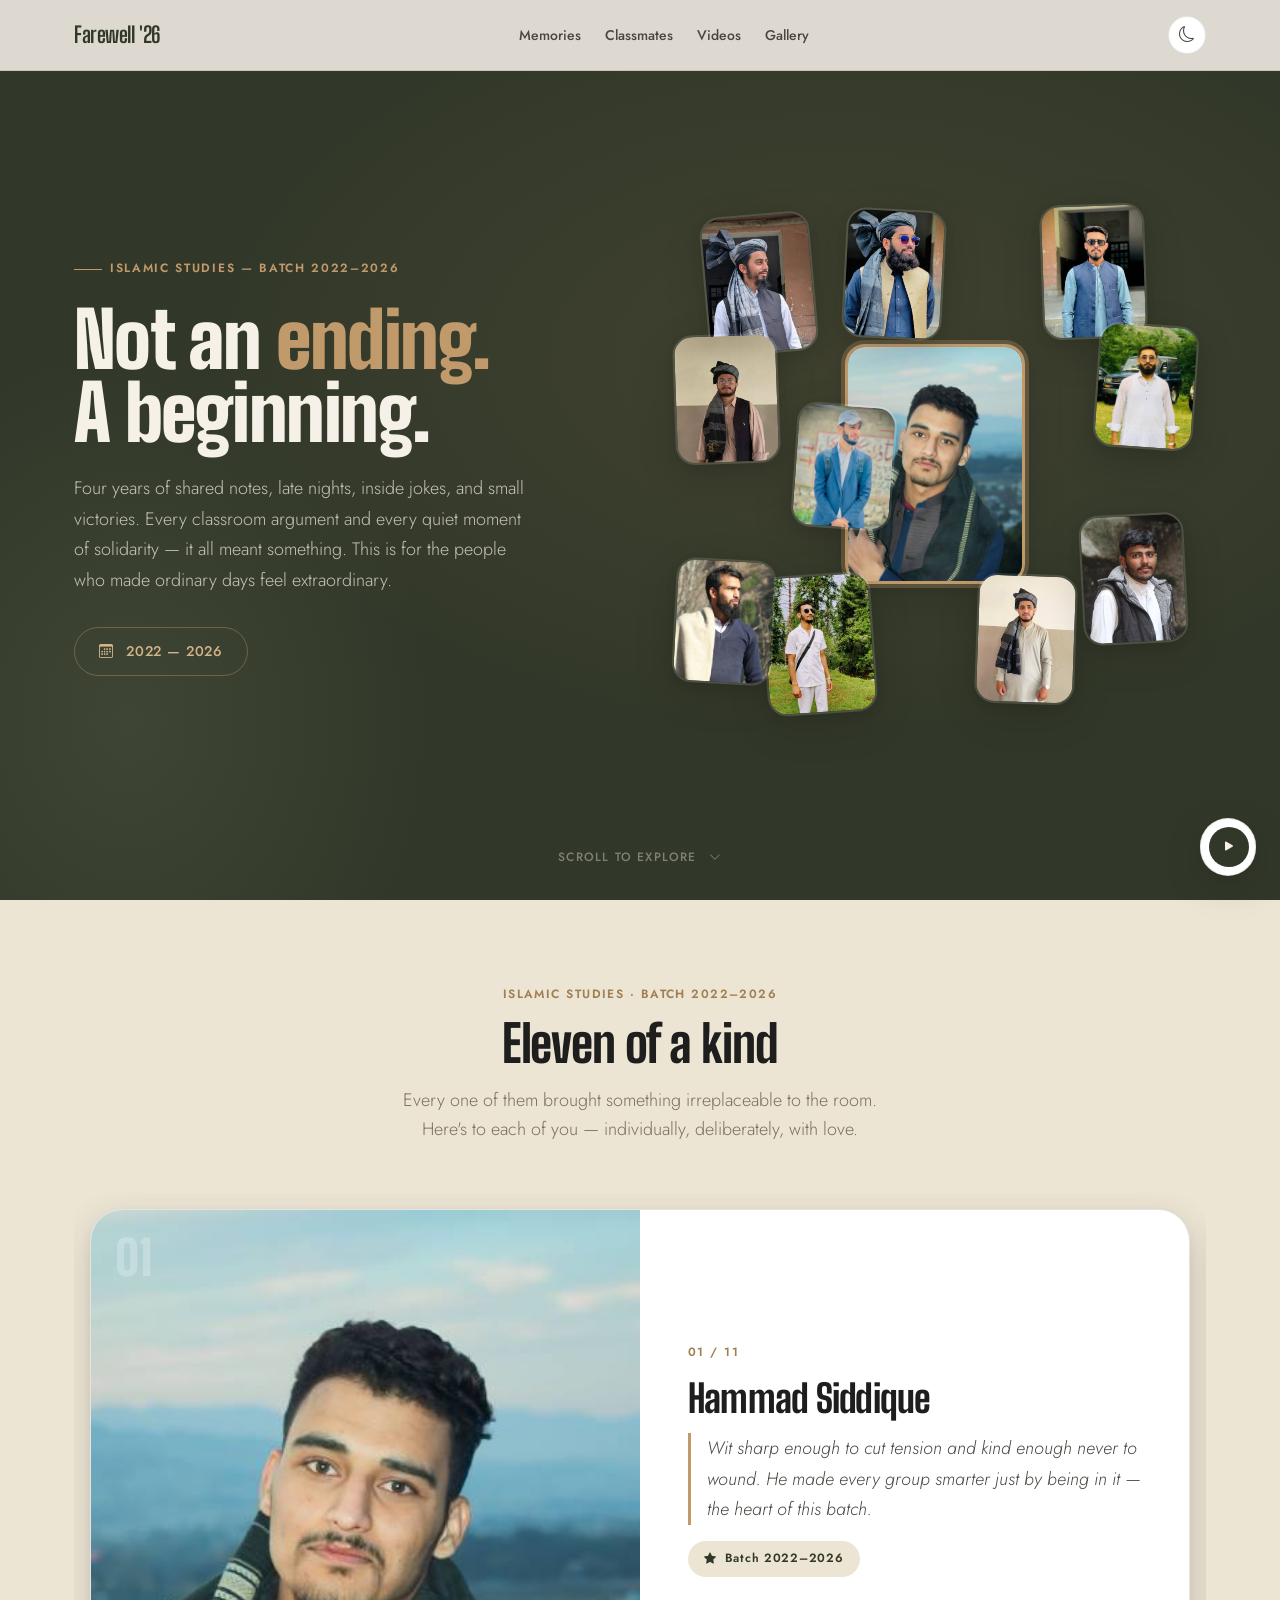
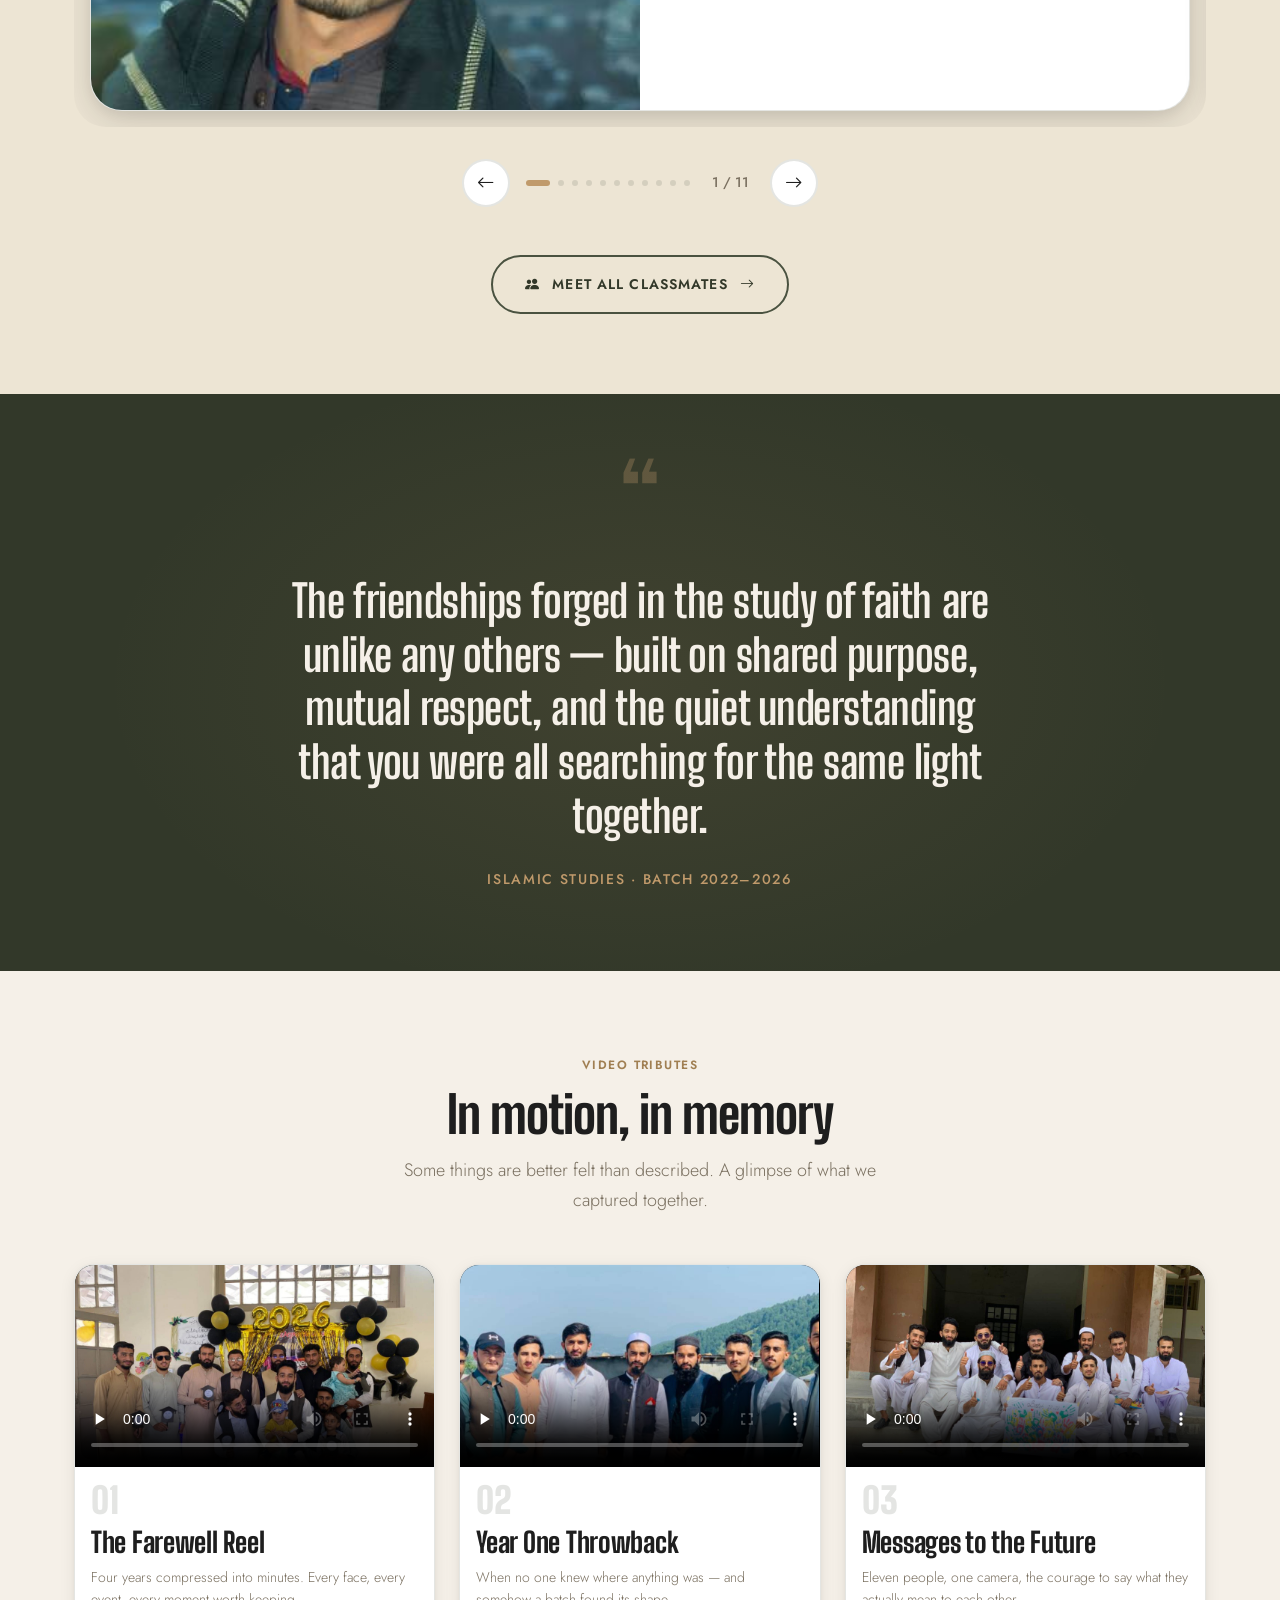
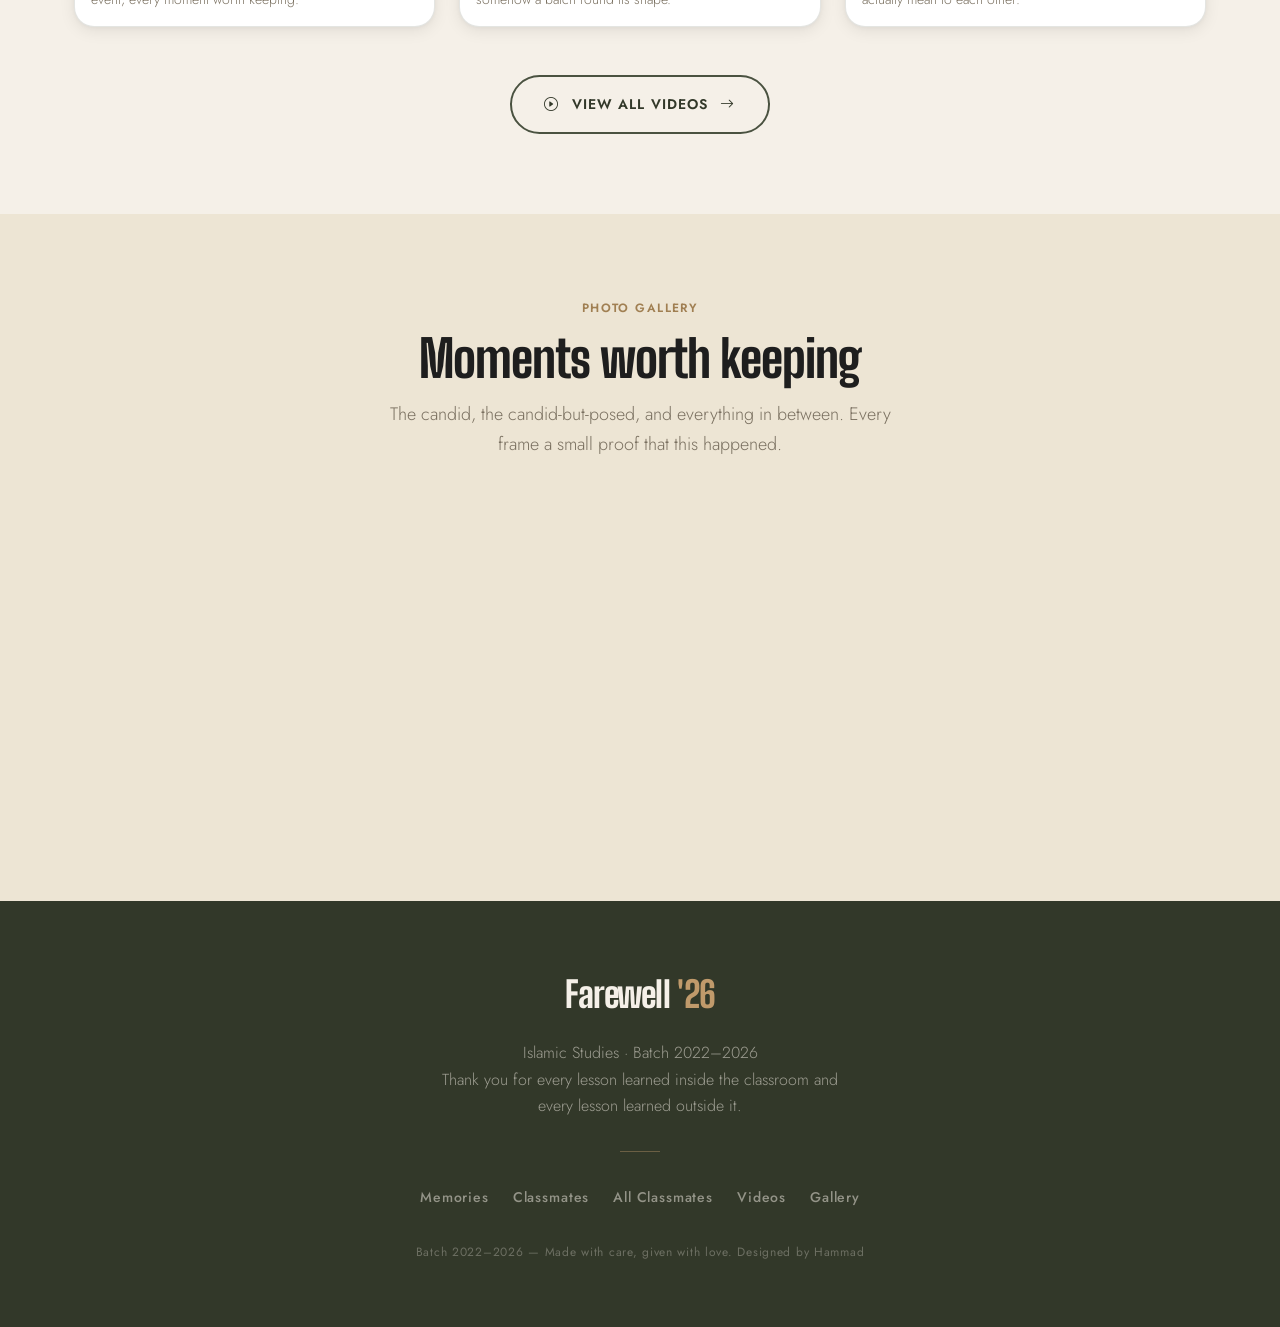
<file: index.html>
<!DOCTYPE html>
<html lang="en" data-theme="light">

<head>
  <meta charset="UTF-8" />
  <meta name="viewport" content="width=device-width, initial-scale=1.0" />
  <title>Farewell — Islamic Studies Batch 2022–2026</title>
  <meta name="description" content="A farewell tribute to the Islamic Studies batch of 2022–2026." />
  <link rel="preconnect" href="https://fonts.googleapis.com" />
  <link rel="preconnect" href="https://fonts.gstatic.com" crossorigin />
  <link
    href="https://fonts.googleapis.com/css2?family=Big+Shoulders+Display:wght@400;600;700;800;900&family=Jost:ital,wght@0,300;0,400;0,500;0,600;1,300&display=swap"
    rel="stylesheet" />
  <link rel="stylesheet" href="https://cdn.jsdelivr.net/npm/bootstrap-icons@1.11.3/font/bootstrap-icons.min.css" />
  <link rel="stylesheet" href="css/style.css" />
</head>

<body>

  <!-- NAVIGATION -->
  <nav class="nav" role="navigation" aria-label="Main navigation">
    <div class="container nav-inner">
      <a href="index.html" class="nav-brand">Farewell '26</a>
      <ul class="nav-links">
        <li><a href="#memories">Memories</a></li>
        <li><a href="#classmates">Classmates</a></li>
        <li><a href="#videos">Videos</a></li>
        <li><a href="#gallery">Gallery</a></li>
      </ul>
      <div class="nav-actions">
        <button class="btn-icon" id="theme-toggle" aria-label="Toggle light/dark mode"><i
            class="bi bi-moon"></i></button>
        <button class="btn-icon nav-hamburger" id="nav-hamburger" aria-label="Open menu"><i
            class="bi bi-list"></i></button>
      </div>
    </div>
  </nav>

  <nav class="mobile-menu" id="mobile-menu" aria-label="Mobile navigation">
    <a href="#memories">Memories</a>
    <a href="#classmates">Classmates</a>
    <a href="#videos">Videos</a>
    <a href="#gallery">Gallery</a>
  </nav>

  <!-- HERO -->
  <section class="hero" id="memories" aria-label="Hero section">
    <div class="container hero-inner">
      <div class="hero-text">
        <span class="hero-eyebrow">Islamic Studies &mdash; Batch 2022&ndash;2026</span>
        <h1 class="hero-heading">
          Not an <em>ending.</em><br>A&nbsp;beginning.
        </h1>
        <p class="hero-body">
          Four years of shared notes, late nights, inside jokes, and small victories.
          Every classroom argument and every quiet moment of solidarity — it all meant something.
          This is for the people who made ordinary days feel extraordinary.
        </p>
        <span class="hero-year-badge">
          <i class="bi bi-calendar3"></i>
          2022 &mdash; 2026
        </span>
      </div>

      <!-- 11 photos: Hammad center + 10 surrounding -->
      <div class="hero-photos" aria-hidden="true">
        <!-- CENTER: Hammad Siddique -->
        <div class="hero-photo hero-photo--center">
          <img src="images/hammad-siddique.jpg" alt="Hammad Siddique" />
          <span class="hero-photo--center-label">Hammad Siddique</span>
        </div>
        <!-- 10 surrounding classmates -->
        <div class="hero-photo hero-photo--1"><img src="images/mudasir-shabbir.jpg" alt="Mudasir Shabbir" /></div>
        <div class="hero-photo hero-photo--2"><img src="images/zakaria-hashmi.jpg" alt="Zakaria Hashmi" /></div>
        <div class="hero-photo hero-photo--3"><img src="images/usman-rehman.jpg" alt="Usman Rehman" /></div>
        <div class="hero-photo hero-photo--4"><img src="images/malik-ehtesham.jpg" alt="Malik Ehtesham" /></div>
        <div class="hero-photo hero-photo--5"><img src="images/usama-zahoor.jpg" alt="Usama Zahoor" /></div>
        <div class="hero-photo hero-photo--6"><img src="images/abdul-nafay.jpg" alt="Abdul Nafay" /></div>
        <div class="hero-photo hero-photo--7"><img src="images/muhammad-zubair.jpg" alt="Muhammad Zubair" /></div>
        <div class="hero-photo hero-photo--8"><img src="images/ibrahim.jpeg" alt="Ibrahim" /></div>
        <div class="hero-photo hero-photo--9"><img src="images/imran-khan.jpg" alt="Imran Khan" /></div>
        <div class="hero-photo hero-photo--10"><img src="images/danial-ahmad.jpg" alt="Danial Ahmad" /></div>
      </div>
    </div>
    <div class="hero-scroll-hint" aria-hidden="true">
      <span>Scroll to explore</span>
      <i class="bi bi-chevron-down"></i>
    </div>
  </section>

  <!-- CLASSMATES CAROUSEL -->
  <section class="section classmates-section" id="classmates" aria-label="Classmates">
    <div class="container">
      <div class="section-header section-header--center reveal">
        <span class="label">Islamic Studies · Batch 2022–2026</span>
        <h2 class="section-title">Eleven of a kind</h2>
        <p class="section-subtitle">Every one of them brought something irreplaceable to the room. Here's to each of you
          — individually, deliberately, with love.</p>
      </div>

      <div class="carousel-wrapper reveal">
        <div class="carousel-track-outer" role="region" aria-label="Classmates carousel" aria-live="polite">
          <div class="carousel-track">

            <!-- SLIDE 1: Hammad Siddique -->
            <div class="classmate-slide" role="group" aria-label="Slide 1 of 11: Hammad Siddique">
              <div class="classmate-card">
                <div class="classmate-card-photo">
                  <span class="classmate-number" aria-hidden="true">01</span>
                  <img src="images/hammad-siddique.jpg" alt="Hammad Siddique" />
                </div>
                <div class="classmate-card-info">
                  <span class="classmate-index">01 / 11</span>
                  <h3 class="classmate-name">Hammad Siddique</h3>
                  <p class="classmate-tribute">Wit sharp enough to cut tension and kind enough never to wound. He made
                    every group smarter just by being in it — the heart of this batch.</p>
                  <span class="classmate-tag"><i class="bi bi-star-fill"></i> Batch 2022–2026</span>
                </div>
              </div>
            </div>

            <!-- SLIDE 2: Mudasir Shabbir -->
            <div class="classmate-slide" role="group" aria-label="Slide 2 of 11: Mudasir Shabbir">
              <div class="classmate-card">
                <div class="classmate-card-photo">
                  <span class="classmate-number" aria-hidden="true">02</span>
                  <img src="images/mudasir-shabbir.jpeg" alt="Mudasir Shabbir" />
                </div>
                <div class="classmate-card-info">
                  <span class="classmate-index">02 / 11</span>
                  <h3 class="classmate-name">Mudasir Shabbir</h3>
                  <p class="classmate-tribute">The one who always had a plan — and somehow made everyone else feel
                    included in it. A mind that never stopped moving, a heart that never left anyone behind.</p>
                  <span class="classmate-tag"><i class="bi bi-star-fill"></i> Batch 2022–2026</span>
                </div>
              </div>
            </div>

            <!-- SLIDE 3: Zakaria Hashmi -->
            <div class="classmate-slide" role="group" aria-label="Slide 3 of 11: Zakaria Hashmi">
              <div class="classmate-card">
                <div class="classmate-card-photo">
                  <span class="classmate-number" aria-hidden="true">03</span>
                  <img src="images/zakaria-hashmi.jpeg" alt="Zakaria Hashmi" />
                </div>
                <div class="classmate-card-info">
                  <span class="classmate-index">03 / 11</span>
                  <h3 class="classmate-name">Zakaria Hashmi</h3>
                  <p class="classmate-tribute">Depth behind every word, warmth in every room he entered. The kind of
                    friend you turn to when you need to think, or when you just need company.</p>
                  <span class="classmate-tag"><i class="bi bi-star-fill"></i> Batch 2022–2026</span>
                </div>
              </div>
            </div>

            <!-- SLIDE 4: Usman Rehman -->
            <div class="classmate-slide" role="group" aria-label="Slide 4 of 11: Usman Rehman">
              <div class="classmate-card">
                <div class="classmate-card-photo">
                  <span class="classmate-number" aria-hidden="true">04</span>
                  <img src="images/usman-rehman.jpeg" alt="Usman Rehman" />
                </div>
                <div class="classmate-card-info">
                  <span class="classmate-index">04 / 11</span>
                  <h3 class="classmate-name">Usman Rehman</h3>
                  <p class="classmate-tribute">Big energy, bigger heart. He never let the mood fall flat and never let a
                    friend walk home without a story that made the walk shorter.</p>
                  <span class="classmate-tag"><i class="bi bi-star-fill"></i> Batch 2022–2026</span>
                </div>
              </div>
            </div>

            <!-- SLIDE 5: Malik Ehtesham -->
            <div class="classmate-slide" role="group" aria-label="Slide 5 of 11: Malik Ehtesham">
              <div class="classmate-card">
                <div class="classmate-card-photo">
                  <span class="classmate-number" aria-hidden="true">05</span>
                  <img src="images/malik-ehtesham.jpeg" alt="Malik Ehtesham" />
                </div>
                <div class="classmate-card-info">
                  <span class="classmate-index">05 / 11</span>
                  <h3 class="classmate-name">Malik Ehtesham</h3>
                  <p class="classmate-tribute">The one who asked the question no one else dared to ask — and was always
                    right to ask it. Integrity dressed in good humour.</p>
                  <span class="classmate-tag"><i class="bi bi-star-fill"></i> Batch 2022–2026</span>
                </div>
              </div>
            </div>

            <!-- SLIDE 6: Usama Zahoor -->
            <div class="classmate-slide" role="group" aria-label="Slide 6 of 11: Usama Zahoor">
              <div class="classmate-card">
                <div class="classmate-card-photo">
                  <span class="classmate-number" aria-hidden="true">06</span>
                  <img src="images/usama-zahoor.jpeg" alt="Usama Zahoor" />
                </div>
                <div class="classmate-card-info">
                  <span class="classmate-index">06 / 11</span>
                  <h3 class="classmate-name">Usama Zahoor</h3>
                  <p class="classmate-tribute">Genuine, grounded, and somehow always the first one to show up. His
                    reliability was a gift that most people only notice when it's gone.</p>
                  <span class="classmate-tag"><i class="bi bi-star-fill"></i> Batch 2022–2026</span>
                </div>
              </div>
            </div>

            <!-- SLIDE 7: Abdul Nafay -->
            <div class="classmate-slide" role="group" aria-label="Slide 7 of 11: Abdul Nafay">
              <div class="classmate-card">
                <div class="classmate-card-photo">
                  <span class="classmate-number" aria-hidden="true">07</span>
                  <img src="images/abdul-nafay.jpeg" alt="Abdul Nafay" />
                </div>
                <div class="classmate-card-info">
                  <span class="classmate-index">07 / 11</span>
                  <h3 class="classmate-name">Abdul Nafay</h3>
                  <p class="classmate-tribute">Thoughtful, principled, and quietly hilarious. The conversations with him
                    always ended with everyone thinking a little more deeply than before.</p>
                  <span class="classmate-tag"><i class="bi bi-star-fill"></i> Batch 2022–2026</span>
                </div>
              </div>
            </div>

            <!-- SLIDE 8: Muhammad Zubair -->
            <div class="classmate-slide" role="group" aria-label="Slide 8 of 11: Muhammad Zubair">
              <div class="classmate-card">
                <div class="classmate-card-photo">
                  <span class="classmate-number" aria-hidden="true">08</span>
                  <img src="images/muhammad-zubair.jpeg" alt="Muhammad Zubair" />
                </div>
                <div class="classmate-card-info">
                  <span class="classmate-index">08 / 11</span>
                  <h3 class="classmate-name">Muhammad Zubair</h3>
                  <p class="classmate-tribute">Creative, candid, and always a few steps ahead of the moment. He had a
                    way of making even the most ordinary afternoon feel like a scene worth keeping.</p>
                  <span class="classmate-tag"><i class="bi bi-star-fill"></i> Batch 2022–2026</span>
                </div>
              </div>
            </div>

            <!-- SLIDE 9: Ibrahim -->
            <div class="classmate-slide" role="group" aria-label="Slide 9 of 11: Ibrahim">
              <div class="classmate-card">
                <div class="classmate-card-photo">
                  <span class="classmate-number" aria-hidden="true">09</span>
                  <img src="images/ibrahim1.jpeg" alt="Ibrahim" />
                </div>
                <div class="classmate-card-info">
                  <span class="classmate-index">09 / 11</span>
                  <h3 class="classmate-name">Ibrahim</h3>
                  <p class="classmate-tribute">Passionate, curious, and always a reminder that enthusiasm is never
                    wasted on the right things. Last in the alphabet but first in many memories.</p>
                  <span class="classmate-tag"><i class="bi bi-star-fill"></i> Batch 2022–2026</span>
                </div>
              </div>
            </div>

            <!-- SLIDE 10: Imran Khan -->
            <div class="classmate-slide" role="group" aria-label="Slide 10 of 11: Imran Khan">
              <div class="classmate-card">
                <div class="classmate-card-photo">
                  <span class="classmate-number" aria-hidden="true">10</span>
                  <img src="images/imran-khan1.jpeg" alt="Imran Khan" />
                </div>
                <div class="classmate-card-info">
                  <span class="classmate-index">10 / 11</span>
                  <h3 class="classmate-name">Imran Khan</h3>
                  <p class="classmate-tribute">Calm in every storm, sharp in every silence. The kind of steady presence
                    that reminded everyone there was always a way through.</p>
                  <span class="classmate-tag"><i class="bi bi-star-fill"></i> Batch 2022–2026</span>
                </div>
              </div>
            </div>

            <!-- SLIDE 11: Danial Ahmad -->
            <div class="classmate-slide" role="group" aria-label="Slide 11 of 11: Danial Ahmad">
              <div class="classmate-card">
                <div class="classmate-card-photo">
                  <span class="classmate-number" aria-hidden="true">11</span>
                  <img src="images/danial-ahmad.jpeg" alt="Danial Ahmad" />
                </div>
                <div class="classmate-card-info">
                  <span class="classmate-index">11 / 11</span>
                  <h3 class="classmate-name">Danial Ahmad</h3>
                  <p class="classmate-tribute">The anchor. Even on the worst days, his presence reminded you that good
                    people exist and that loyalty isn't complicated when it's real.</p>
                  <span class="classmate-tag"><i class="bi bi-star-fill"></i> Batch 2022–2026</span>
                </div>
              </div>
            </div>

          </div><!-- /.carousel-track -->
        </div>
        <div class="carousel-controls">
          <button class="carousel-btn" id="carousel-prev" aria-label="Previous"><i
              class="bi bi-arrow-left"></i></button>
          <div class="carousel-dots" role="tablist" aria-label="Slide indicators"></div>
          <span class="carousel-counter" aria-live="polite">1 / 11</span>
          <button class="carousel-btn" id="carousel-next" aria-label="Next"><i class="bi bi-arrow-right"></i></button>
        </div>
      </div>

      <!-- View All Classmates Button -->
      <div class="view-all-wrap reveal">
        <a href="classmates.html" class="btn-view-all">
          <i class="bi bi-people-fill"></i>
          Meet All Classmates
          <i class="bi bi-arrow-right"></i>
        </a>
      </div>
    </div>
  </section>

  <!-- QUOTE DIVIDER -->
  <div class="quote-section" aria-label="Farewell quote">
    <div class="container">
      <span class="quote-mark" aria-hidden="true">&ldquo;</span>
      <p class="quote-text reveal">
        The friendships forged in the study of faith are unlike any others —
        built on shared purpose, mutual respect, and the quiet understanding
        that you were all searching for the same light together.
      </p>
      <p class="quote-attribution reveal">Islamic Studies · Batch 2022–2026</p>
    </div>
  </div>

  <!-- VIDEO PREVIEW SECTION -->
  <section class="section videos-preview-section" id="videos" aria-label="Video tributes preview">
    <div class="container">
      <div class="section-header section-header--center reveal">
        <span class="label">Video Tributes</span>
        <h2 class="section-title">In motion, in memory</h2>
        <p class="section-subtitle">Some things are better felt than described. A glimpse of what we captured together.
        </p>
      </div>

      <div class="video-preview-grid reveal-stagger">

        <div class="video-full-card">
          <div class="video-full-thumb">
            <video controls preload="none" poster="images/thumb1.jpg">
              <source src="videos/video1.mp4" type="video/mp4" />
            </video>
          </div>
          <div class="video-full-info">
            <div class="video-full-number">01</div>
            <h3 class="video-full-title">The Farewell Reel</h3>
            <p class="video-full-desc">Four years compressed into minutes. Every face, every event, every moment worth
              keeping.</p>
          </div>
        </div>

        <!-- VIDEO 2 -->
        <div class="video-full-card">
          <div class="video-full-thumb">
            <video controls preload="none" poster="images/thumb2.jpg">
              <source src="videos/video2.mp4" type="video/mp4" />
            </video>
          </div>
          <div class="video-full-info">
            <div class="video-full-number">02</div>
            <h3 class="video-full-title">Year One Throwback</h3>
            <p class="video-full-desc">When no one knew where anything was — and somehow a batch found its shape.</p>
          </div>
        </div>

        <!-- VIDEO 3 -->
        <div class="video-full-card">
          <div class="video-full-thumb">
            <video controls preload="none" poster="images/thumb3.jpg">
              <source src="videos/video3.mp4" type="video/mp4" />
            </video>
          </div>
          <div class="video-full-info">
            <div class="video-full-number">03</div>
            <h3 class="video-full-title">Messages to the Future</h3>
            <p class="video-full-desc">Eleven people, one camera, the courage to say what they actually mean to each
              other.</p>
          </div>
        </div>



      </div>
      <div class="view-all-wrap reveal">
        <a href="videos.html" class="btn-view-all">
          <i class="bi bi-play-circle"></i>
          View All Videos
          <i class="bi bi-arrow-right"></i>
        </a>
      </div>
  </section>

  <!-- GALLERY PREVIEW SECTION -->
  <section class="section" id="gallery" aria-label="Gallery preview" style="background: var(--bg-surface-alt);">
    <div class="container">
      <div class="section-header section-header--center reveal">
        <span class="label">Photo Gallery</span>
        <h2 class="section-title">Moments worth keeping</h2>
        <p class="section-subtitle">The candid, the candid-but-posed, and everything in between. Every frame a small
          proof that this happened.</p>
      </div>

      <div class="gallery-preview-grid reveal-stagger">
        <div class="gallery-preview-item">
          <img src="images/gallery1.jpg" alt="Together" loading="lazy" />
          <div class="gallery-preview-overlay"><span class="gallery-caption">Together</span></div>
          <div class="gallery-placeholder"><i class="bi bi-image"></i><span>gallery1.jpg</span></div>
        </div>
        <div class="gallery-preview-item">
          <img src="images/gallery2.jpg" alt="The classroom we called home" loading="lazy" />
          <div class="gallery-preview-overlay"><span class="gallery-caption">The classroom we called home</span></div>
          <div class="gallery-placeholder"><i class="bi bi-image"></i><span>gallery2.jpg</span></div>
        </div>
        <div class="gallery-preview-item">
          <img src="images/gallery3.jpg" alt="One of many afternoons" loading="lazy" />
          <div class="gallery-preview-overlay"><span class="gallery-caption">One of many afternoons</span></div>
          <div class="gallery-placeholder"><i class="bi bi-image"></i><span>gallery3.jpg</span></div>
        </div>
        <!-- 4th item only shows on wider screens -->
        <div class="gallery-preview-item" style="display:none" aria-hidden="true">
          <img src="images/gallery4.jpg" alt="Celebration" loading="lazy" />
          <div class="gallery-placeholder"><i class="bi bi-image"></i><span>gallery4.jpg</span></div>
        </div>
      </div>

      <div class="view-all-wrap reveal">
        <a href="gallery.html" class="btn-view-all">
          <i class="bi bi-images"></i>
          View Full Gallery
          <i class="bi bi-arrow-right"></i>
        </a>
      </div>
    </div>
  </section>

  <!-- FOOTER -->
  <footer class="footer" aria-label="Site footer">
    <div class="container">
      <p class="footer-brand">Farewell <span>'26</span></p>
      <p class="footer-tagline">Islamic Studies · Batch 2022–2026<br>Thank you for every lesson learned inside the
        classroom and every lesson learned outside it.</p>
      <div class="footer-divider" aria-hidden="true"></div>
      <ul class="footer-nav">
        <li><a href="#memories">Memories</a></li>
        <li><a href="#classmates">Classmates</a></li>
        <li><a href="classmates.html">All Classmates</a></li>
        <li><a href="videos.html">Videos</a></li>
        <li><a href="gallery.html">Gallery</a></li>
      </ul>
      <p class="footer-copy">Batch 2022–2026 &mdash; Made with care, given with love. Designed by Hammad</p>
    </div>
  </footer>

  <!-- AUDIO PLAYER -->
  <div class="audio-player" id="audio-player" role="region" aria-label="Background music player">
    <button class="audio-play-btn" id="audio-play" aria-label="Play or pause background music"><i
        class="bi bi-play-fill"></i></button>
    <div class="audio-info">
      <span class="audio-title" id="audio-title">Our Song</span>
      <span class="audio-status" id="audio-status">Click to play</span>
    </div>
    <button class="audio-mute-btn" id="audio-mute" aria-label="Toggle mute"><i class="bi bi-volume-up"></i></button>
  </div>
  <audio id="bg-audio" loop>
    <source src="audio/background.mp3" type="audio/mpeg" />
  </audio>

  <script src="js/script.js"></script>
</body>

</html>
</file>
<file: css/style.css>
/* ============================================================
   FAREWELL TRIBUTE — STYLESHEET
   Batch: 2022–2026 | Islamic Studies
   All theme values are CSS variables — edit :root to retheme.
   ============================================================ */

@import url("https://fonts.googleapis.com/css2?family=Big+Shoulders+Display:wght@400;600;700;800;900&family=Jost:ital,wght@0,300;0,400;0,500;0,600;1,300&display=swap");

/* ── Light Mode Tokens ───────────────────────────────────── */
:root {
  --color-olive: #4a5240;
  --color-olive-dark: #323829;
  --color-olive-light: #6b7360;
  --color-camel: #c09a6b;
  --color-camel-light: #d4b48a;
  --color-camel-dark: #a07f52;
  --color-bone: #f5f0e8;
  --color-bone-dark: #ede5d4;
  --color-bone-deeper: #dfd5c0;

  --bg-page: var(--color-bone);
  --bg-surface: #ffffff;
  --bg-surface-alt: var(--color-bone-dark);
  --bg-card: #ffffff;
  --text-primary: #1e1e1e;
  --text-secondary: #4a4540;
  --text-muted: #7a7060;
  --text-accent: var(--color-camel-dark);
  --border-color: rgba(74, 82, 64, 0.15);

  --font-heading: "Big Shoulders Display", sans-serif;
  --font-body: "Jost", sans-serif;

  --text-xs: 0.75rem;
  --text-sm: 0.875rem;
  --text-base: 1rem;
  --text-lg: 1.125rem;
  --text-xl: 1.375rem;
  --text-2xl: 1.75rem;
  --text-3xl: 2.25rem;
  --text-4xl: 3rem;
  --text-5xl: 4rem;
  --text-6xl: 5.5rem;

  --space-1: 0.25rem;
  --space-2: 0.5rem;
  --space-3: 0.75rem;
  --space-4: 1rem;
  --space-6: 1.5rem;
  --space-8: 2rem;
  --space-12: 3rem;
  --space-16: 4rem;
  --space-20: 5rem;
  --space-24: 6rem;

  --radius-sm: 4px;
  --radius-md: 10px;
  --radius-lg: 20px;
  --radius-xl: 32px;
  --radius-full: 9999px;

  --shadow-sm: 0 1px 3px rgba(0, 0, 0, 0.06);
  --shadow-card: 0 4px 16px rgba(0, 0, 0, 0.08), 0 1px 4px rgba(0, 0, 0, 0.04);
  --shadow-lift:
    0 12px 40px rgba(0, 0, 0, 0.14), 0 4px 12px rgba(0, 0, 0, 0.06);

  --transition-fast: 150ms ease;
  --transition-base: 280ms ease;
  --transition-slow: 480ms cubic-bezier(0.22, 1, 0.36, 1);
}

/* ── Dark Mode Tokens ────────────────────────────────────── */
[data-theme="dark"] {
  --bg-page: #1a1c16;
  --bg-surface: #232619;
  --bg-surface-alt: #1e2015;
  --bg-card: #2a2d1f;
  --text-primary: #ede8de;
  --text-secondary: #b5ae9f;
  --text-muted: #7a7060;
  --text-accent: var(--color-camel-light);
  --border-color: rgba(192, 154, 107, 0.15);
  --shadow-sm: 0 1px 3px rgba(0, 0, 0, 0.3);
  --shadow-card: 0 4px 16px rgba(0, 0, 0, 0.4);
  --shadow-lift: 0 12px 40px rgba(0, 0, 0, 0.5);
}

/* ── Reset ───────────────────────────────────────────────── */
*,
*::before,
*::after {
  box-sizing: border-box;
  margin: 0;
  padding: 0;
}
html {
  scroll-behavior: smooth;
  font-size: 16px;
}
body {
  font-family: var(--font-body);
  line-height: 1.65;
  background: var(--bg-page);
  color: var(--text-primary);
  transition:
    background var(--transition-base),
    color var(--transition-base);
  overflow-x: hidden;
}
img {
  max-width: 100%;
  display: block;
}
a {
  color: inherit;
  text-decoration: none;
}

/* ── Utilities ───────────────────────────────────────────── */
.container {
  width: 100%;
  max-width: 1180px;
  margin-inline: auto;
  padding-inline: var(--space-6);
}
.section {
  padding-block: var(--space-20);
}
.label {
  font-family: var(--font-body);
  font-size: var(--text-xs);
  font-weight: 600;
  letter-spacing: 0.12em;
  text-transform: uppercase;
  color: var(--text-accent);
}

/* ── Scroll Reveal ───────────────────────────────────────── */
.reveal {
  opacity: 0;
  transform: translateY(28px);
  transition:
    opacity 0.65s cubic-bezier(0.22, 1, 0.36, 1),
    transform 0.65s cubic-bezier(0.22, 1, 0.36, 1);
}
.reveal.is-visible {
  opacity: 1;
  transform: none;
}
.reveal-stagger > * {
  opacity: 0;
  transform: translateY(24px);
  transition:
    opacity 0.55s cubic-bezier(0.22, 1, 0.36, 1),
    transform 0.55s cubic-bezier(0.22, 1, 0.36, 1);
}
.reveal-stagger.is-visible > *:nth-child(1) {
  opacity: 1;
  transform: none;
  transition-delay: 0.05s;
}
.reveal-stagger.is-visible > *:nth-child(2) {
  opacity: 1;
  transform: none;
  transition-delay: 0.12s;
}
.reveal-stagger.is-visible > *:nth-child(3) {
  opacity: 1;
  transform: none;
  transition-delay: 0.19s;
}
.reveal-stagger.is-visible > *:nth-child(4) {
  opacity: 1;
  transform: none;
  transition-delay: 0.26s;
}
.reveal-stagger.is-visible > *:nth-child(5) {
  opacity: 1;
  transform: none;
  transition-delay: 0.33s;
}
.reveal-stagger.is-visible > *:nth-child(6) {
  opacity: 1;
  transform: none;
  transition-delay: 0.4s;
}

/* ── Section Headers ─────────────────────────────────────── */
.section-header {
  margin-bottom: var(--space-12);
}
.section-header--center {
  text-align: center;
}
.section-title {
  font-family: var(--font-heading);
  font-size: clamp(2.2rem, 4vw, var(--text-5xl));
  font-weight: 800;
  line-height: 1;
  color: var(--text-primary);
  letter-spacing: -0.02em;
  margin-top: var(--space-3);
}
.section-subtitle {
  margin-top: var(--space-4);
  font-size: var(--text-lg);
  font-weight: 300;
  color: var(--text-muted);
  max-width: 52ch;
  line-height: 1.65;
}
.section-header--center .section-subtitle {
  margin-inline: auto;
}

/* ── View All Button ─────────────────────────────────────── */
.view-all-wrap {
  text-align: center;
  margin-top: var(--space-12);
}
.btn-view-all {
  display: inline-flex;
  align-items: center;
  gap: var(--space-3);
  padding: var(--space-4) var(--space-8);
  border-radius: var(--radius-full);
  border: 2px solid var(--color-olive);
  background: transparent;
  color: var(--color-olive-dark);
  font-family: var(--font-body);
  font-size: var(--text-sm);
  font-weight: 600;
  letter-spacing: 0.08em;
  text-transform: uppercase;
  cursor: pointer;
  transition: all var(--transition-fast);
  text-decoration: none;
}
.btn-view-all:hover {
  background: var(--color-olive-dark);
  color: var(--color-bone);
  border-color: var(--color-olive-dark);
}
[data-theme="dark"] .btn-view-all {
  border-color: var(--color-camel);
  color: var(--color-camel-light);
}
[data-theme="dark"] .btn-view-all:hover {
  background: var(--color-camel);
  color: var(--color-olive-dark);
}

/* ── NAVIGATION ──────────────────────────────────────────── */
.nav {
  position: fixed;
  top: 0;
  left: 0;
  right: 0;
  z-index: 100;
  padding-block: var(--space-4);
  background: rgba(245, 240, 232, 0.88);
  backdrop-filter: blur(14px);
  -webkit-backdrop-filter: blur(14px);
  border-bottom: 1px solid var(--border-color);
  transition: background var(--transition-base);
}
[data-theme="dark"] .nav {
  background: rgba(26, 28, 22, 0.88);
}
.nav-inner {
  display: flex;
  align-items: center;
  justify-content: space-between;
  gap: var(--space-6);
}
.nav-brand {
  font-family: var(--font-heading);
  font-size: var(--text-xl);
  font-weight: 700;
  color: var(--color-olive-dark);
  letter-spacing: -0.02em;
}
[data-theme="dark"] .nav-brand {
  color: var(--color-camel-light);
}
.nav-links {
  display: flex;
  align-items: center;
  gap: var(--space-6);
  list-style: none;
}
.nav-links a {
  font-size: var(--text-sm);
  font-weight: 500;
  color: var(--text-secondary);
  transition: color var(--transition-fast);
}
.nav-links a:hover {
  color: var(--color-camel-dark);
}
.nav-actions {
  display: flex;
  align-items: center;
  gap: var(--space-3);
}
.btn-icon {
  width: 38px;
  height: 38px;
  border-radius: var(--radius-full);
  border: 1px solid var(--border-color);
  background: var(--bg-surface);
  color: var(--text-secondary);
  display: grid;
  place-items: center;
  cursor: pointer;
  transition: all var(--transition-fast);
  font-size: 1rem;
}
.btn-icon:hover {
  background: var(--color-olive);
  color: var(--color-bone);
  border-color: var(--color-olive);
}
.nav-hamburger {
  display: none;
}
.mobile-menu {
  display: none;
  position: fixed;
  inset: 0;
  z-index: 99;
  background: var(--bg-page);
  padding: 100px var(--space-6) var(--space-6);
  flex-direction: column;
  gap: var(--space-4);
}
.mobile-menu.open {
  display: flex;
}
.mobile-menu a {
  font-family: var(--font-heading);
  font-size: var(--text-3xl);
  font-weight: 800;
  color: var(--text-primary);
  padding: var(--space-3) 0;
  border-bottom: 1px solid var(--border-color);
  transition: color var(--transition-fast);
}
.mobile-menu a:hover {
  color: var(--color-camel);
}

/* ── HERO ────────────────────────────────────────────────── */
.hero {
  min-height: 100svh;
  padding-top: 80px;
  background: var(--color-olive-dark);
  color: var(--color-bone);
  position: relative;
  overflow: hidden;
  display: grid;
  grid-template-rows: 1fr auto;
}
.hero::before {
  content: "";
  position: absolute;
  inset: 0;
  pointer-events: none;
  background:
    radial-gradient(
      ellipse 70% 60% at 65% 40%,
      rgba(192, 154, 107, 0.1) 0%,
      transparent 70%
    ),
    radial-gradient(
      ellipse 40% 70% at 10% 80%,
      rgba(74, 82, 64, 0.5) 0%,
      transparent 60%
    );
}
.hero-inner {
  position: relative;
  z-index: 1;
  display: grid;
  grid-template-columns: 1fr 1fr;
  align-items: center;
  gap: var(--space-12);
  padding-block: var(--space-12);
}
.hero-eyebrow {
  display: inline-flex;
  align-items: center;
  gap: var(--space-2);
  font-size: var(--text-xs);
  font-weight: 600;
  letter-spacing: 0.14em;
  text-transform: uppercase;
  color: var(--color-camel);
  margin-bottom: var(--space-6);
}
.hero-eyebrow::before {
  content: "";
  display: block;
  width: 28px;
  height: 1px;
  background: var(--color-camel);
}
.hero-heading {
  font-family: var(--font-heading);
  font-size: clamp(3rem, 6vw, var(--text-6xl));
  font-weight: 900;
  line-height: 0.95;
  letter-spacing: -0.02em;
  margin-bottom: var(--space-6);
  color: var(--color-bone);
}
.hero-heading em {
  font-style: normal;
  color: var(--color-camel);
}
.hero-body {
  font-size: var(--text-lg);
  font-weight: 300;
  line-height: 1.7;
  color: rgba(245, 240, 232, 0.75);
  max-width: 46ch;
  margin-bottom: var(--space-8);
}
.hero-year-badge {
  display: inline-flex;
  align-items: center;
  gap: var(--space-3);
  padding: var(--space-3) var(--space-6);
  border: 1px solid rgba(192, 154, 107, 0.4);
  border-radius: var(--radius-full);
  font-size: var(--text-sm);
  font-weight: 500;
  color: var(--color-camel-light);
  letter-spacing: 0.06em;
}

/* ── HERO 11-PHOTO CLUSTER ───────────────────────────────── */
.hero-photos {
  position: relative;
  height: 520px;
}
.hero-photo {
  position: absolute;
  border-radius: var(--radius-lg);
  overflow: hidden;
  box-shadow: var(--shadow-lift);
  border: 2px solid rgba(245, 240, 232, 0.12);
}
.hero-photo img {
  width: 100%;
  height: 100%;
  object-fit: cover;
}

/* Center: Hammad Siddique — largest, prominent */
.hero-photo--center {
  width: 180px;
  height: 240px;
  top: 50%;
  left: 50%;
  transform: translate(-50%, -50%) rotate(0deg);
  z-index: -10;
  border: 3px solid var(--color-camel) !important;
  box-shadow:
    0 0 0 4px rgba(192, 154, 107, 0.3),
    var(--shadow-lift);
}
.hero-photo--center-label {
  position: absolute;
  bottom: -28px;
  left: 50%;
  transform: translateX(-50%);
  white-space: nowrap;
  font-size: var(--text-xs);
  font-weight: 600;
  letter-spacing: 0.08em;
  color: var(--color-camel-light);
  text-transform: uppercase;
}
/* 10 surrounding classmates */
.hero-photo--1 {
  width: 110px;
  height: 140px;
  top: 10px;
  left: 40px;
  transform: rotate(-5deg);
  z-index: 4;
}
.hero-photo--2 {
  width: 100px;
  height: 130px;
  top: 5px;
  left: 180px;
  transform: rotate(3deg);
  z-index: 3;
}
.hero-photo--3 {
  width: 105px;
  height: 135px;
  top: 0px;
  right: 60px;
  transform: rotate(-2deg);
  z-index: 5;
}
.hero-photo--4 {
  width: 100px;
  height: 125px;
  top: 120px;
  right: 10px;
  transform: rotate(4deg);
  z-index: 6;
}
.hero-photo--5 {
  width: 105px;
  height: 130px;
  bottom: 80px;
  right: 20px;
  transform: rotate(-3deg);
  z-index: 4;
}
.hero-photo--6 {
  width: 100px;
  height: 130px;
  bottom: 20px;
  right: 130px;
  transform: rotate(2deg);
  z-index: 3;
}
.hero-photo--7 {
  width: 110px;
  height: 140px;
  bottom: 10px;
  left: 100px;
  transform: rotate(-4deg);
  z-index: 5;
}
.hero-photo--8 {
  width: 100px;
  height: 125px;
  bottom: 40px;
  left: 10px;
  transform: rotate(3deg);
  z-index: 6;
}
.hero-photo--9 {
  width: 105px;
  height: 130px;
  top: 130px;
  left: 10px;
  transform: rotate(-2deg);
  z-index: 4;
}
.hero-photo--10 {
  width: 100px;
  height: 125px;
  top: 200px;
  left: 130px;
  transform: rotate(4deg);
  z-index: 3;
}

.hero-scroll-hint {
  position: relative;
  z-index: 1;
  padding-bottom: var(--space-8);
  display: flex;
  align-items: center;
  justify-content: center;
  gap: var(--space-3);
  font-size: var(--text-xs);
  letter-spacing: 0.1em;
  text-transform: uppercase;
  color: rgba(245, 240, 232, 0.4);
  font-weight: 500;
}
.hero-scroll-hint i {
  animation: bounce 2s ease-in-out infinite;
}
@keyframes bounce {
  0%,
  100% {
    transform: translateY(0);
  }
  50% {
    transform: translateY(6px);
  }
}

/* ── CLASSMATES CAROUSEL ─────────────────────────────────── */
.classmates-section {
  background: var(--bg-surface-alt);
}
.carousel-wrapper {
  position: relative;
}
.carousel-track-outer {
  overflow: hidden;
  border-radius: var(--radius-xl);
}
.carousel-track {
  display: flex;
  transition: transform 0.6s cubic-bezier(0.22, 1, 0.36, 1);
}
.classmate-slide {
  min-width: 100%;
  padding: var(--space-4);
}
.classmate-card {
  display: grid;
  grid-template-columns: 1fr 1fr;
  background: var(--bg-card);
  border-radius: var(--radius-xl);
  overflow: hidden;
  box-shadow: var(--shadow-lift);
  border: 1px solid var(--border-color);
}
.classmate-card-photo {
  position: relative;
  overflow: hidden;
  position: relative;
  overflow: hidden;
  max-height: 500px;
}
.classmate-card-photo img {
  width: 100%;
  height: auto;
  display: block;
  object-fit: unset;
  transition: transform 0.8s cubic-bezier(0.22, 1, 0.36, 1);
}
.classmate-card:hover .classmate-card-photo img {
  transform: scale(1.04);
}
.classmate-number {
  position: absolute;
  top: var(--space-6);
  left: var(--space-6);
  font-family: var(--font-heading);
  font-size: var(--text-4xl);
  font-weight: 900;
  color: rgba(255, 255, 255, 0.25);
  line-height: 1;
}
.classmate-card-info {
  padding: var(--space-12);
  display: flex;
  flex-direction: column;
  justify-content: center;
  gap: var(--space-4);
}
.classmate-index {
  font-size: var(--text-xs);
  font-weight: 600;
  letter-spacing: 0.12em;
  text-transform: uppercase;
  color: var(--text-accent);
}
.classmate-name {
  font-family: var(--font-heading);
  font-size: clamp(1.8rem, 3vw, var(--text-4xl));
  font-weight: 800;
  line-height: 1;
  color: var(--text-primary);
  letter-spacing: -0.02em;
}
.classmate-tribute {
  font-size: var(--text-lg);
  font-weight: 300;
  line-height: 1.7;
  color: var(--text-secondary);
  font-style: italic;
  border-left: 3px solid var(--color-camel);
  padding-left: var(--space-4);
}
.classmate-tag {
  display: inline-flex;
  align-items: center;
  gap: var(--space-2);
  padding: var(--space-2) var(--space-4);
  border-radius: var(--radius-full);
  background: var(--color-bone-dark);
  color: var(--color-olive-dark);
  font-size: var(--text-xs);
  font-weight: 600;
  letter-spacing: 0.06em;
  width: fit-content;
}
[data-theme="dark"] .classmate-tag {
  background: rgba(74, 82, 64, 0.4);
  color: var(--color-camel-light);
}

.carousel-controls {
  display: flex;
  align-items: center;
  justify-content: center;
  gap: var(--space-4);
  margin-top: var(--space-8);
}
.carousel-btn {
  width: 48px;
  height: 48px;
  border-radius: var(--radius-full);
  border: 2px solid var(--border-color);
  background: var(--bg-card);
  color: var(--text-primary);
  display: grid;
  place-items: center;
  cursor: pointer;
  transition: all var(--transition-fast);
  font-size: 1.1rem;
}
.carousel-btn:hover {
  background: var(--color-olive);
  color: var(--color-bone);
  border-color: var(--color-olive);
  transform: scale(1.05);
}
.carousel-dots {
  display: flex;
  gap: var(--space-2);
  align-items: center;
}
.carousel-dot {
  width: 6px;
  height: 6px;
  border-radius: var(--radius-full);
  background: var(--border-color);
  cursor: pointer;
  transition: all var(--transition-fast);
  border: none;
}
.carousel-dot.active {
  width: 24px;
  background: var(--color-camel);
}
.carousel-counter {
  font-size: var(--text-sm);
  font-weight: 500;
  color: var(--text-muted);
  min-width: 48px;
  text-align: center;
}

/* ── PREVIEW VIDEO SECTION (homepage) ───────────────────── */
.videos-preview-section {
  background: var(--bg-page);
}
.video-preview-grid {
  display: grid;
  grid-template-columns: repeat(3, 1fr);
  gap: var(--space-6);
}
.video-preview-card {
  background: var(--bg-card);
  border-radius: var(--radius-lg);
  overflow: hidden;
  border: 1px solid var(--border-color);
  box-shadow: var(--shadow-card);
  transition:
    transform var(--transition-base),
    box-shadow var(--transition-base);
}
.video-preview-card:hover {
  transform: translateY(-4px);
  box-shadow: var(--shadow-lift);
}
.video-preview-thumb {
  position: relative;
  aspect-ratio: 16/9;
  background: var(--color-olive-dark);
  overflow: hidden;
}
.video-preview-thumb video {
  width: 100%;
  height: 100%;
  object-fit: cover;
  display: block;
}
.video-preview-thumb .play-icon {
  position: absolute;
  inset: 0;
  display: flex;
  align-items: center;
  justify-content: center;
  background: rgba(50, 56, 41, 0.5);
  color: var(--color-bone);
  font-size: 2.5rem;
  opacity: 0;
  transition: opacity var(--transition-base);
  pointer-events: none;
}
.video-preview-card:hover .play-icon {
  opacity: 1;
}
.video-preview-info {
  padding: 1em;
}
.video-preview-title {
  font-family: var(--font-heading);
  font-size: var(--text-xl);
  font-weight: 700;
  color: var(--text-primary);
  letter-spacing: -0.01em;
  margin-bottom: var(--space-2);
}
.video-preview-desc {
  font-size: var(--text-sm);
  font-weight: 300;
  color: var(--text-muted);
  line-height: 1.6;
}

/* ── GALLERY PREVIEW (homepage 3 photos) ────────────────── */
.gallery-preview-grid {
  display: grid;
  grid-template-columns: repeat(3, 1fr);
  gap: var(--space-4);
}
.gallery-preview-item {
  position: relative;
  overflow: hidden;
  border-radius: var(--radius-md);
  background: var(--bg-surface-alt);
  cursor: pointer;
}
.gallery-preview-item:first-child {
  grid-row: auto;
}
.gallery-preview-item img {
  width: 100%;
  height: auto;
  display: block;
  object-fit: unset;
  transition: transform 0.6s cubic-bezier(0.22, 1, 0.36, 1);
}
.gallery-preview-item:hover img {
  transform: scale(1.03);
}
.gallery-preview-overlay {
  position: absolute;
  inset: 0;
  background: linear-gradient(
    to top,
    rgba(30, 28, 22, 0.6) 0%,
    transparent 50%
  );
  opacity: 0;
  transition: opacity var(--transition-base);
  display: flex;
  align-items: flex-end;
  padding: var(--space-4);
}
.gallery-preview-item:hover .gallery-preview-overlay {
  opacity: 1;
}
.gallery-caption {
  font-size: var(--text-sm);
  font-weight: 500;
  color: var(--color-bone);
}
.gallery-placeholder {
  position: absolute;
  inset: 0;
  display: flex;
  flex-direction: column;
  align-items: center;
  justify-content: center;
  gap: var(--space-2);
  background: linear-gradient(
    145deg,
    var(--color-bone-dark) 0%,
    var(--color-bone-deeper) 100%
  );
  color: var(--text-muted);
  font-size: var(--text-sm);
  font-family: var(--font-body);
}
[data-theme="dark"] .gallery-placeholder {
  background: linear-gradient(145deg, #282b1e 0%, #232619 100%);
}
.gallery-placeholder i {
  font-size: 1.8rem;
  opacity: 0.4;
}

/* ── FULL GALLERY PAGE ───────────────────────────────────── */
.gallery-full-grid {
  display: grid;
  grid-template-columns: repeat(4, 1fr);
  gap: var(--space-3);
}
.gallery-full-item {
  position: relative;
  overflow: hidden;
  border-radius: var(--radius-md);
  aspect-ratio: 4/3;
  background: var(--bg-surface-alt);
  cursor: pointer;
}
.gallery-full-item:nth-child(5n + 1) {
  grid-column: span 2;
  aspect-ratio: 16/9;
}
.gallery-full-item img {
  width: 100%;
  height: 100%;
  object-fit: cover;
  transition: transform 0.6s cubic-bezier(0.22, 1, 0.36, 1);
}
.gallery-full-item:hover img {
  transform: scale(1.06);
}
.gallery-full-item .gallery-placeholder {
  font-size: var(--text-xs);
}

/* ── VIDEO GRID PAGE (10 videos) ─────────────────────────── */
.video-page-hero {
  background: var(--color-olive-dark);
  color: var(--color-bone);
  padding-top: calc(var(--space-24) + 60px);
  padding-bottom: var(--space-16);
  text-align: center;
  position: relative;
  overflow: hidden;
}
.video-page-hero::before {
  content: "";
  position: absolute;
  inset: 0;
  pointer-events: none;
  background: radial-gradient(
    ellipse 70% 60% at 50% 50%,
    rgba(192, 154, 107, 0.1) 0%,
    transparent 70%
  );
}
.video-page-hero .section-title {
  color: var(--color-bone);
  position: relative;
  z-index: 1;
}
.video-page-hero .section-subtitle {
  color: rgba(245, 240, 232, 0.6);
  margin-inline: auto;
  position: relative;
  z-index: 1;
}
.video-page-hero .label {
  color: var(--color-camel);
  position: relative;
  z-index: 1;
}

.video-full-grid {
  display: grid;
  grid-template-columns: repeat(2, 1fr);
  gap: var(--space-6);
  padding-block: var(--space-16);
}
.video-full-card {
  background: var(--bg-card);
  border-radius: var(--radius-lg);
  overflow: hidden;
  border: 1px solid var(--border-color);
  box-shadow: var(--shadow-card);
  transition:
    transform var(--transition-base),
    box-shadow var(--transition-base);
}
.video-full-card:hover {
  transform: translateY(-4px);
  box-shadow: var(--shadow-lift);
}
.video-full-thumb {
  position: relative;
  aspect-ratio: 16/9;
  background: #000;
  overflow: hidden;
}
.video-full-thumb video {
  width: 100%;
  height: 100%;
  /* object-fit: cover; */
}
.video-full-info {
  padding: 1em;
}
.video-full-number {
  font-family: var(--font-heading);
  font-size: var(--text-3xl);
  font-weight: 900;
  color: var(--border-color);
  line-height: 1;
  margin-bottom: var(--space-2);
}
.video-full-title {
  font-family: var(--font-heading);
  font-size: var(--text-2xl);
  font-weight: 800;
  color: var(--text-primary);
  letter-spacing: -0.01em;
  margin-bottom: var(--space-2);
  line-height: 1.1;
}
.video-full-desc {
  font-size: var(--text-sm);
  font-weight: 300;
  color: var(--text-muted);
  line-height: 1.6;
}

/* ── QUOTE SECTION ───────────────────────────────────────── */
.quote-section {
  background: var(--color-olive-dark);
  color: var(--color-bone);
  text-align: center;
  padding-block: var(--space-20);
  position: relative;
  overflow: hidden;
}
.quote-section::after {
  content: "";
  position: absolute;
  inset: 0;
  pointer-events: none;
  background: radial-gradient(
    ellipse 60% 80% at 50% 50%,
    rgba(192, 154, 107, 0.1) 0%,
    transparent 70%
  );
}
.quote-mark {
  font-family: var(--font-heading);
  font-size: 8rem;
  line-height: 0.6;
  color: var(--color-camel);
  opacity: 0.3;
  display: block;
  margin-bottom: var(--space-6);
}
.quote-text {
  font-family: var(--font-heading);
  font-size: clamp(1.8rem, 3.5vw, 3rem);
  font-weight: 700;
  line-height: 1.2;
  max-width: 720px;
  margin-inline: auto;
  letter-spacing: -0.01em;
  position: relative;
  z-index: 1;
}
.quote-attribution {
  margin-top: var(--space-6);
  font-size: var(--text-sm);
  font-weight: 500;
  letter-spacing: 0.12em;
  text-transform: uppercase;
  color: var(--color-camel);
  position: relative;
  z-index: 1;
}

/* ── CLASSMATES PAGE — STICKY SCROLL ─────────────────────── */
.classmates-page-hero {
  background: var(--color-olive-dark);
  color: var(--color-bone);
  padding-top: calc(var(--space-24) + 60px);
  padding-bottom: var(--space-16);
  text-align: center;
  position: relative;
  overflow: hidden;
}
.classmates-page-hero::before {
  content: "";
  position: absolute;
  inset: 0;
  pointer-events: none;
  background: radial-gradient(
    ellipse 70% 60% at 50% 50%,
    rgba(192, 154, 107, 0.1) 0%,
    transparent 70%
  );
}
.classmates-page-hero .section-title {
  color: var(--color-bone);
  position: relative;
  z-index: 1;
}
.classmates-page-hero .section-subtitle {
  color: rgba(245, 240, 232, 0.6);
  margin-inline: auto;
  position: relative;
  z-index: 1;
}
.classmates-page-hero .label {
  color: var(--color-camel);
  position: relative;
  z-index: 1;
}

/* Sticky scroll container */
.sticky-classmates {
  position: relative;
}

/* Each classmate panel is 100vh, sticky */
.sticky-panel {
  position: sticky;
  top: 0;
  height: 100vh;
  overflow: hidden;
  z-index: 1; /* each panel stacks on previous */
}

/* Give each panel increasing z-index so it covers the one before */
.sticky-panel:nth-child(1) {
  z-index: 1;
}
.sticky-panel:nth-child(2) {
  z-index: 2;
}
.sticky-panel:nth-child(3) {
  z-index: 3;
}
.sticky-panel:nth-child(4) {
  z-index: 4;
}
.sticky-panel:nth-child(5) {
  z-index: 5;
}
.sticky-panel:nth-child(6) {
  z-index: 6;
}
.sticky-panel:nth-child(7) {
  z-index: 7;
}
.sticky-panel:nth-child(8) {
  z-index: 8;
}
.sticky-panel:nth-child(9) {
  z-index: 9;
}
.sticky-panel:nth-child(10) {
  z-index: 10;
}
.sticky-panel:nth-child(11) {
  z-index: 11;
}

/* The visible card inside each sticky panel */
.sticky-card {
  height: 100vh;
  display: grid;
  grid-template-columns: 1fr 1fr;
  background: var(--bg-card);
  position: relative;
}

/* Alternate photo left/right */
.sticky-panel:nth-child(even) .sticky-card {
  direction: rtl;
}
.sticky-panel:nth-child(even) .sticky-card > * {
  direction: ltr;
}

.sticky-card-photo {
  position: relative;
  overflow: hidden;
  background: var(--color-olive-dark);
  min-height: 100vh;
}
.sticky-card-photo img {
  width: 100%;
  height: 100%;
  object-fit: cover;
  position: absolute;
  inset: 0;
}
.sticky-card-photo-bg {
  position: absolute;
  inset: 0;
  background: linear-gradient(
    135deg,
    var(--color-olive) 0%,
    var(--color-camel-dark) 100%
  );
  display: flex;
  align-items: center;
  justify-content: center;
  color: rgba(255, 255, 255, 0.15);
  font-family: var(--font-heading);
  font-size: 10rem;
  font-weight: 900;
}
.sticky-card-info {
  display: flex;
  flex-direction: column;
  justify-content: center;
  padding: var(--space-16) var(--space-12);
  gap: var(--space-6);
  background: var(--bg-card);
  position: relative;
  overflow-y: auto;
}
.sticky-card-number {
  font-family: var(--font-heading);
  font-size: 7rem;
  font-weight: 900;
  line-height: 1;
  color: var(--color-bone-deeper);
  letter-spacing: -0.04em;
  position: absolute;
  top: var(--space-6);
  right: var(--space-6);
  opacity: 0.35;
}
[data-theme="dark"] .sticky-card-number {
  color: rgba(255, 255, 255, 0.06);
  opacity: 1;
}

.sticky-card-batch {
  display: inline-flex;
  align-items: center;
  gap: var(--space-2);
  font-size: var(--text-xs);
  font-weight: 600;
  letter-spacing: 0.1em;
  text-transform: uppercase;
  color: var(--text-accent);
}
.sticky-card-name {
  font-family: var(--font-heading);
  font-size: clamp(2.5rem, 4vw, 4rem);
  font-weight: 900;
  line-height: 0.95;
  letter-spacing: -0.03em;
  color: var(--text-primary);
}
.sticky-card-dept {
  font-size: var(--text-sm);
  font-weight: 600;
  letter-spacing: 0.06em;
  text-transform: uppercase;
  color: var(--text-muted);
}
.sticky-card-bio {
  font-size: var(--text-lg);
  font-weight: 300;
  line-height: 1.75;
  color: var(--text-secondary);
  max-width: 44ch;
}
.sticky-card-traits {
  display: flex;
  flex-wrap: wrap;
  gap: var(--space-2);
}
.trait-tag {
  padding: var(--space-1) var(--space-4);
  border-radius: var(--radius-full);
  border: 1px solid var(--border-color);
  background: var(--bg-surface-alt);
  font-size: var(--text-xs);
  font-weight: 500;
  color: var(--text-secondary);
  letter-spacing: 0.04em;
}
.sticky-card-quote {
  font-size: var(--text-base);
  font-style: italic;
  font-weight: 300;
  color: var(--text-muted);
  line-height: 1.7;
  border-left: 3px solid var(--color-camel);
  padding-left: var(--space-4);
}
.sticky-progress {
  position: fixed;
  top: 70px;
  left: 0;
  right: 0;
  z-index: 200;
  height: 3px;
  background: rgba(192, 154, 107, 0.2);
}
.sticky-progress-bar {
  height: 100%;
  background: var(--color-camel);
  transition: width 0.1s linear;
  width: 0%;
}
.sticky-nav-dots {
  position: fixed;
  right: var(--space-6);
  top: 50%;
  transform: translateY(-50%);
  z-index: 200;
  display: flex;
  flex-direction: column;
  gap: var(--space-3);
}
.sticky-dot {
  width: 8px;
  height: 8px;
  border-radius: var(--radius-full);
  background: rgba(192, 154, 107, 0.3);
  border: 1px solid rgba(192, 154, 107, 0.5);
  cursor: pointer;
  transition: all var(--transition-fast);
}
.sticky-dot.active {
  background: var(--color-camel);
  transform: scale(1.4);
}
.sticky-dot:hover {
  background: var(--color-camel-light);
}

/* ── AUDIO PLAYER ────────────────────────────────────────── */
.audio-player {
  position: fixed;
  bottom: var(--space-6);
  right: var(--space-6);
  z-index: 200;
  display: flex;
  align-items: center;
  gap: var(--space-3);
  background: var(--bg-card);
  border: 1px solid var(--border-color);
  border-radius: var(--radius-full);
  padding: var(--space-2) var(--space-4) var(--space-2) var(--space-2);
  box-shadow: var(--shadow-lift);
  max-width: 56px;
  overflow: hidden;
  transition: max-width var(--transition-slow);
}
.audio-player.expanded {
  max-width: 240px;
}
.audio-play-btn {
  width: 40px;
  height: 40px;
  min-width: 40px;
  border-radius: var(--radius-full);
  background: var(--color-olive-dark);
  color: var(--color-bone);
  border: none;
  display: grid;
  place-items: center;
  cursor: pointer;
  font-size: 1rem;
  transition: background var(--transition-fast);
  flex-shrink: 0;
}
.audio-play-btn:hover {
  background: var(--color-olive);
}
.audio-info {
  display: flex;
  flex-direction: column;
  gap: 2px;
  white-space: nowrap;
  overflow: hidden;
}
.audio-title {
  font-size: var(--text-xs);
  font-weight: 600;
  color: var(--text-primary);
  overflow: hidden;
  text-overflow: ellipsis;
}
.audio-status {
  font-size: 10px;
  color: var(--text-muted);
  letter-spacing: 0.06em;
  text-transform: uppercase;
}
.audio-mute-btn {
  width: 30px;
  height: 30px;
  min-width: 30px;
  border-radius: var(--radius-full);
  background: transparent;
  border: 1px solid var(--border-color);
  color: var(--text-muted);
  display: grid;
  place-items: center;
  cursor: pointer;
  font-size: 0.8rem;
  transition: all var(--transition-fast);
  flex-shrink: 0;
}
.audio-mute-btn:hover {
  background: var(--bg-surface-alt);
  color: var(--text-primary);
}

/* ── FOOTER ──────────────────────────────────────────────── */
.footer {
  background: var(--color-olive-dark);
  color: var(--color-bone);
  padding-block: var(--space-16);
  text-align: center;
}
.footer-brand {
  font-family: var(--font-heading);
  font-size: var(--text-3xl);
  font-weight: 800;
  letter-spacing: -0.02em;
  color: var(--color-bone);
  margin-bottom: var(--space-4);
}
.footer-brand span {
  color: var(--color-camel);
}
.footer-tagline {
  font-size: var(--text-base);
  font-weight: 300;
  color: rgba(245, 240, 232, 0.55);
  margin-bottom: var(--space-8);
  max-width: 44ch;
  margin-inline: auto;
}
.footer-divider {
  width: 40px;
  height: 1px;
  background: rgba(192, 154, 107, 0.4);
  margin-inline: auto;
  margin-bottom: var(--space-8);
}
.footer-nav {
  display: flex;
  justify-content: center;
  gap: var(--space-6);
  list-style: none;
  margin-bottom: var(--space-8);
  flex-wrap: wrap;
}
.footer-nav a {
  font-size: var(--text-sm);
  font-weight: 500;
  color: rgba(245, 240, 232, 0.5);
  letter-spacing: 0.06em;
  transition: color var(--transition-fast);
}
.footer-nav a:hover {
  color: var(--color-camel-light);
}
.footer-copy {
  font-size: var(--text-xs);
  color: rgba(245, 240, 232, 0.3);
  letter-spacing: 0.06em;
}

/* ── REDUCED MOTION ──────────────────────────────────────── */
@media (prefers-reduced-motion: reduce) {
  .reveal,
  .reveal-stagger > * {
    opacity: 1;
    transform: none;
    transition: none;
  }
  .hero-scroll-hint i {
    animation: none;
  }
  .carousel-track {
    transition: none;
  }
}

/* ── RESPONSIVE ──────────────────────────────────────────── */
@media (max-width: 1024px) {
  .video-full-grid {
    grid-template-columns: repeat(2, 1fr);
  }
  .gallery-full-grid {
    grid-template-columns: repeat(3, 1fr);
  }
}
@media (max-width: 900px) {
  .hero-inner {
    grid-template-columns: 1fr;
    text-align: center;
  }
  .hero-photos {
    display: none;
  }
  .hero-body {
    margin-inline: auto;
  }
  .hero-eyebrow {
    justify-content: center;
  }
  .classmate-card {
    grid-template-columns: 1fr;
    min-height: auto;
  }
  .classmate-card-photo {
    aspect-ratio: 3/2;
    max-height: 280px;
  }
  .classmate-card-info {
    padding: var(--space-8);
  }
  .video-preview-grid {
    grid-template-columns: 1fr;
  }
  .gallery-preview-grid {
    grid-template-columns: 1fr 1fr;
    grid-template-rows: auto;
    height: auto;
  }
  .gallery-preview-item:first-child {
    grid-row: auto;
  }
  .sticky-card {
    grid-template-columns: 1fr;
  }
  .sticky-card-photo {
    height: 45vh;
  }
  .sticky-panel:nth-child(even) .sticky-card {
    direction: ltr;
  }
  .sticky-nav-dots {
    display: none;
  }
  .nav-links {
    display: none;
  }
  .nav-hamburger {
    display: flex;
  }
  .gallery-full-grid {
    grid-template-columns: repeat(2, 1fr);
  }
}
@media (max-width: 640px) {
  .video-full-grid {
    grid-template-columns: 1fr;
  }
  .gallery-full-grid {
    grid-template-columns: repeat(2, 1fr);
  }
  .gallery-full-item:nth-child(5n + 1) {
    grid-column: span 1;
    aspect-ratio: 4/3;
  }
  .audio-player {
    bottom: var(--space-4);
    right: var(--space-4);
  }
  .gallery-preview-grid {
    grid-template-columns: 1fr;
    height: auto;
  }
}
</file>
